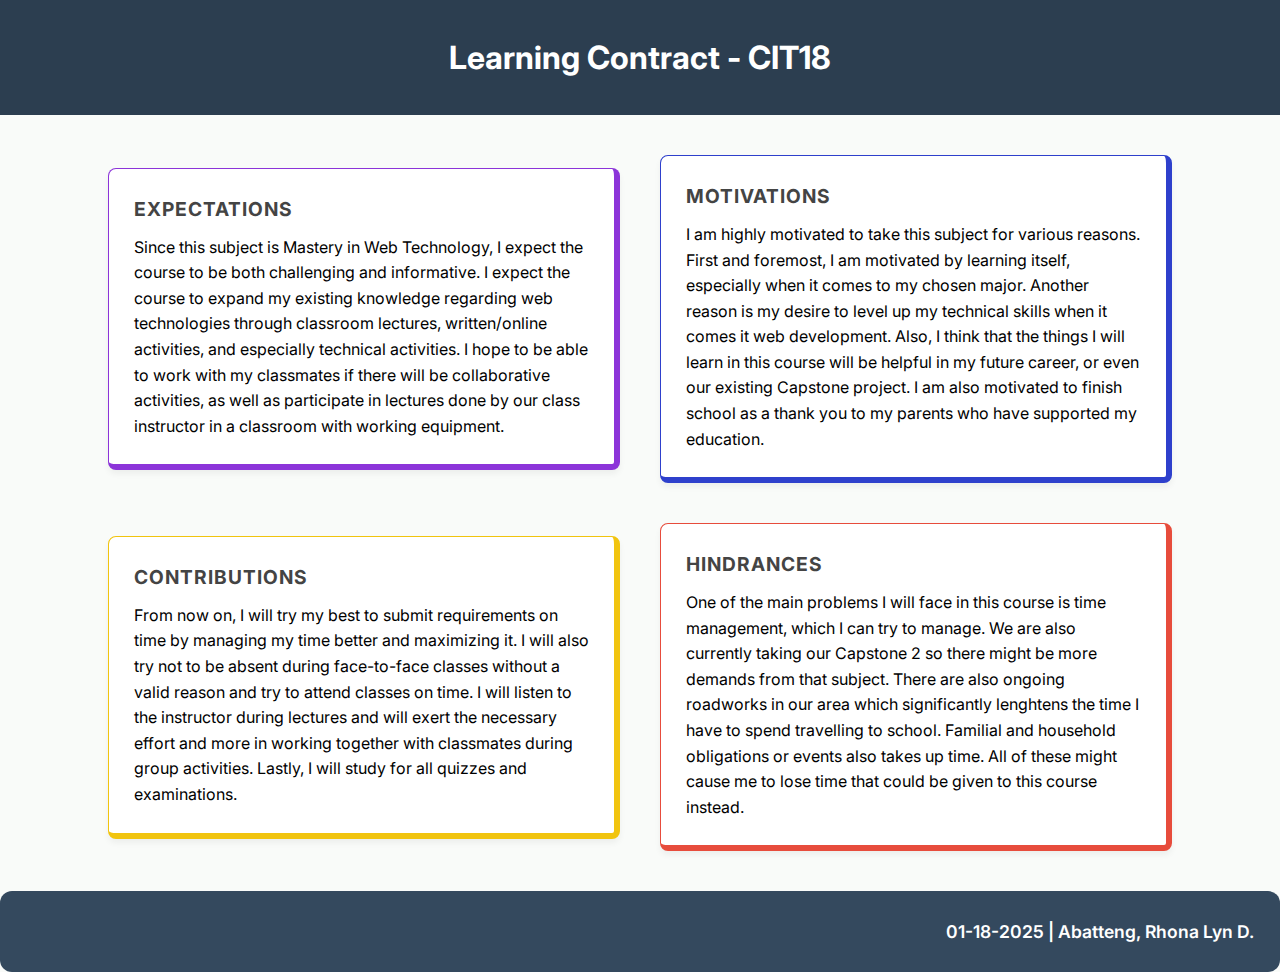
<file: index.html>
<!DOCTYPE html>
<html lang="en">
<head>
    <meta charset="UTF-8">
    <meta name="viewport" content="width=device-width, initial-scale=1.0">
    <title>Learning Contract</title>
    <link rel="stylesheet" href="styles.css">
</head>

<body>

    <header>
        <h1>Learning Contract - CIT18</h1>
    </header>

    <div>
        <section>
            <h2>EXPECTATIONS</h2>
            <p>Since this subject is Mastery in Web Technology, I expect the course to be both challenging and informative. I expect the course to expand my existing knowledge regarding web technologies through classroom lectures, written/online activities, and especially technical activities. I hope to be able to work with my classmates if there will be collaborative activities, as well as participate in lectures done by our class instructor in a classroom with working equipment.</p>
        </section>
            <section>
            <h2>MOTIVATIONS</h2>
            <p>I am highly motivated to take this subject for various reasons. First and foremost, I am motivated by learning itself, especially when it comes to my chosen major. Another reason is my desire to level up my technical skills when it comes it web development. Also, I think that the things I will learn in this course will be helpful in my future career, or even our existing Capstone project. I am also motivated to finish school as a thank you to my parents who have supported my education.</p>
        </section>
        <section>
            <h2>CONTRIBUTIONS</h2>
            <p>From now on, I will try my best to submit requirements on time by managing my time better and maximizing it. I will also try not to be absent during face-to-face classes without a valid reason and try to attend classes on time. I will listen to the instructor during lectures and will exert the necessary effort and more in working together with classmates during group activities. Lastly, I will study for all quizzes and examinations.</p>
        </section>
        <section>
            <h2>HINDRANCES</h2>
            <p>One of the main problems I will face in this course is time management, which I can try to manage. We are also currently taking our Capstone 2 so there might be more demands from that subject. There are also ongoing roadworks in our area which significantly lenghtens the time I have to spend travelling to school. Familial and household obligations or events also takes up time. All of these might cause me to lose time that could be given to this course instead.</p>
        </section>
    </div>

    <footer>
        01-18-2025 | Abatteng, Rhona Lyn D.
    </footer>
</body>
</file>
<file: styles.css>
@import url('https://fonts.googleapis.com/css2?family=Inter:wght@300;400;600;700&display=swap');

* {
    box-sizing: border-box;
    margin: 0;
    padding: 0;
}

body {
    background-color: #f9fbf9;
    font-family: 'Inter', -apple-system, BlinkMacSystemFont, "Segoe UI", Roboto, sans-serif;
    line-height: 1.6;
    color: #333;
    display: flex;
    flex-direction: column;
    align-items: center;
}

header {
    width: 100%;
    background-color: #2c3e50;
    color: #ffffff;
    text-align: center;
    padding: 2rem;
    margin-bottom: 20px;
}

footer {
    width: 100%;
    margin-top: 20px;
    font-weight: 600;
    font-size: 1.1rem;
    background-color: #34495e;
    color: #ffffff;
    text-align: right;
    padding: 1.5em;
    border-radius: 12px;
}

div {
    display: flex;
    flex-direction: row;
    flex-wrap: wrap;
    justify-content: center;
    width: 100%;
    align-items: center;
}

section {
    width: 40%;
    max-width: 700px;
    background-color: white;
    margin: 20px;
    padding: 25px;
    border-radius: 8px;
    border-left: 1px solid;
    border-top: 1px solid;
    border-bottom: 6px solid;
    border-right: 6px solid;
    box-shadow: 0 4px 6px rgba(0,0,0,0.05);
    transition: transform 0.2s ease;
}

section:hover {
    transform: translateY(-3px);
}

section:nth-of-type(1) { border-color: #750cd2d5;}
section:nth-of-type(2) { border-color: #2e40cc; }
section:nth-of-type(3) { border-color: #f1c40f; }
section:nth-of-type(4) { border-color: #e74c3c; }

h2 {
    margin-bottom: 10px;
    font-size: 1.2rem;
    text-transform: uppercase;
    letter-spacing: 1px;
    color: #444;
}

p {
    color: #000000;
    font-weight: 400;
}

@media (max-width: 750px) {
    div {
    flex-direction: column;
    }
    section {
        width: 85%
    }
}

@media (max-width: 600px) {
    body {
        padding: 10px;
    }
    
    header, footer, section {
        padding: 15px;
    }

    h1 {
        font-size: 1.5rem;
    }

}
</file>
